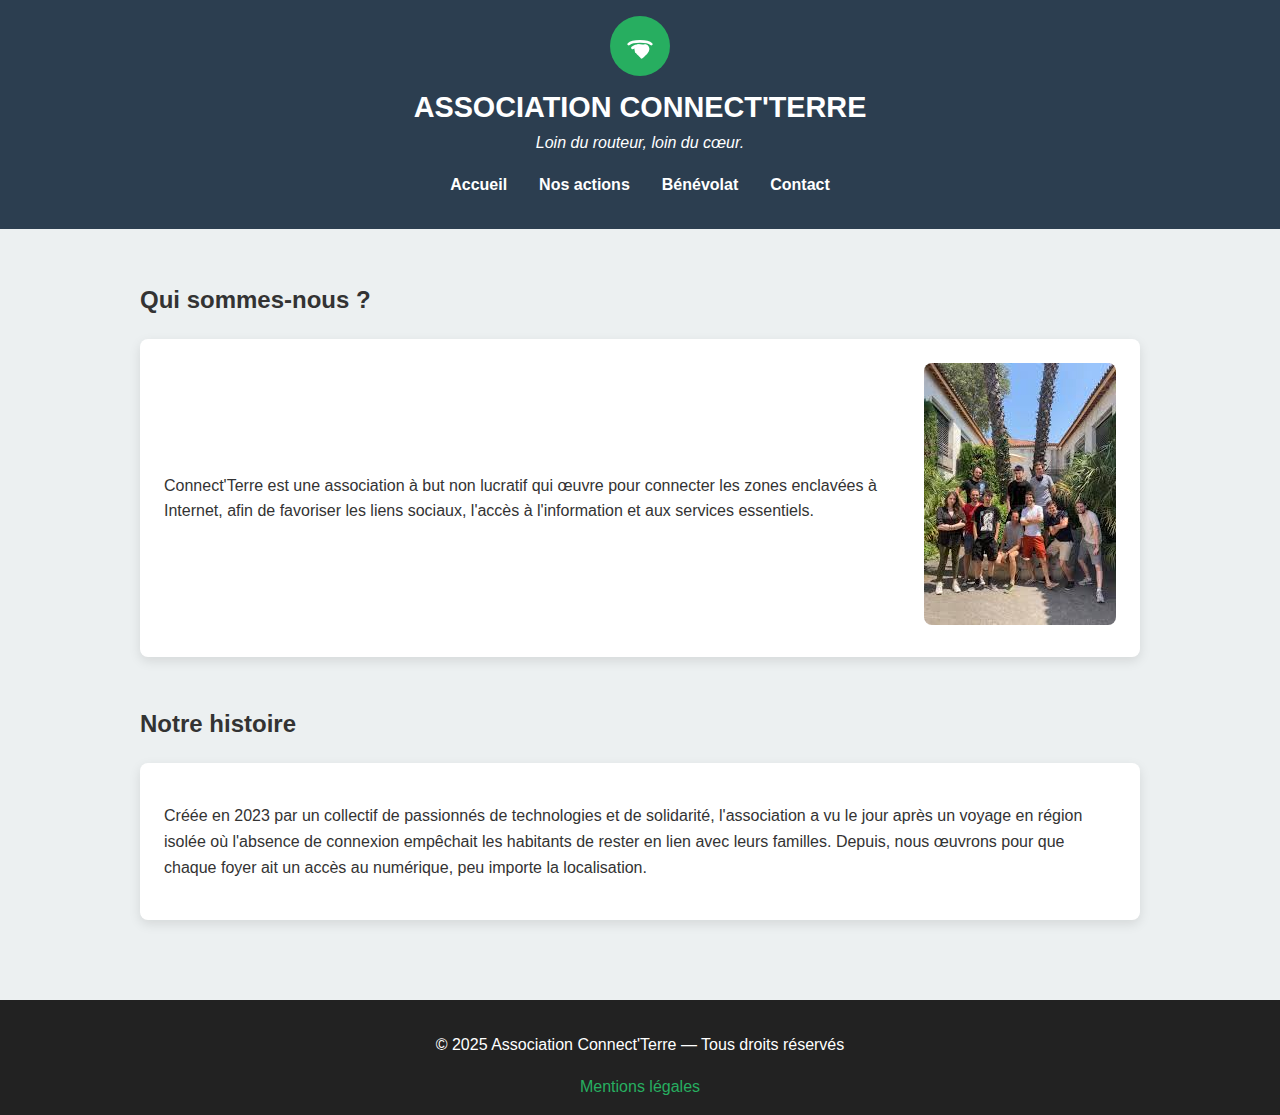
<file: index.html>
<!DOCTYPE html>
<html lang="fr">
<head>
  <meta charset="UTF-8">
  <meta name="viewport" content="width=device-width, initial-scale=1.0">
  <title>Connect'Terre - Accueil</title>
  <link rel="stylesheet" href="style.css">
</head>
<body>
  <header>
    <div class="logo">
      <img src="images/logo.svg" alt="Logo Connect'Terre">
      <h1>ASSOCIATION CONNECT'TERRE</h1>
      <p class="slogan">Loin du routeur, loin du cœur.</p>
    </div>
    <nav>
      <ul>
        <li><a href="index.html">Accueil</a></li>
        <li><a href="actions.html">Nos actions</a></li>
        <li><a href="benevolat.html">Bénévolat</a></li>
        <li><a href="contact.html">Contact</a></li>
      </ul>
    </nav>
  </header>

  <main>
    <h2>Qui sommes-nous ?</h2>
    <section class="section-box">
      <div class="text">
        <p>Connect'Terre est une association à but non lucratif qui œuvre pour connecter les zones enclavées à Internet, afin de favoriser les liens sociaux, l'accès à l'information et aux services essentiels.</p>
      </div>
      <div class="img">
        <img src="images/StudioSandfall.jpg" alt="Photo du studio Sandfall qui ont réalisé Clair Obscur aka un des meilleurs chefs d'oeuvres humains" width="1000px" height="500px">
      </div>
    </section>  
    <h2>Notre histoire</h2>
    <section class="section-box">
      <div class="text">
        <p>Créée en 2023 par un collectif de passionnés de technologies et de solidarité, l'association a vu le jour après un voyage en région isolée où l'absence de connexion empêchait les habitants de rester en lien avec leurs familles. Depuis, nous œuvrons pour que chaque foyer ait un accès au numérique, peu importe la localisation.</p>
      </div>
    </section>
  </main>

  <footer>
    <p>&copy; 2025 Association Connect'Terre — Tous droits réservés</p>
    <a href="mentions.html">Mentions légales</a>
  </footer>
</body>
</html>
</file>
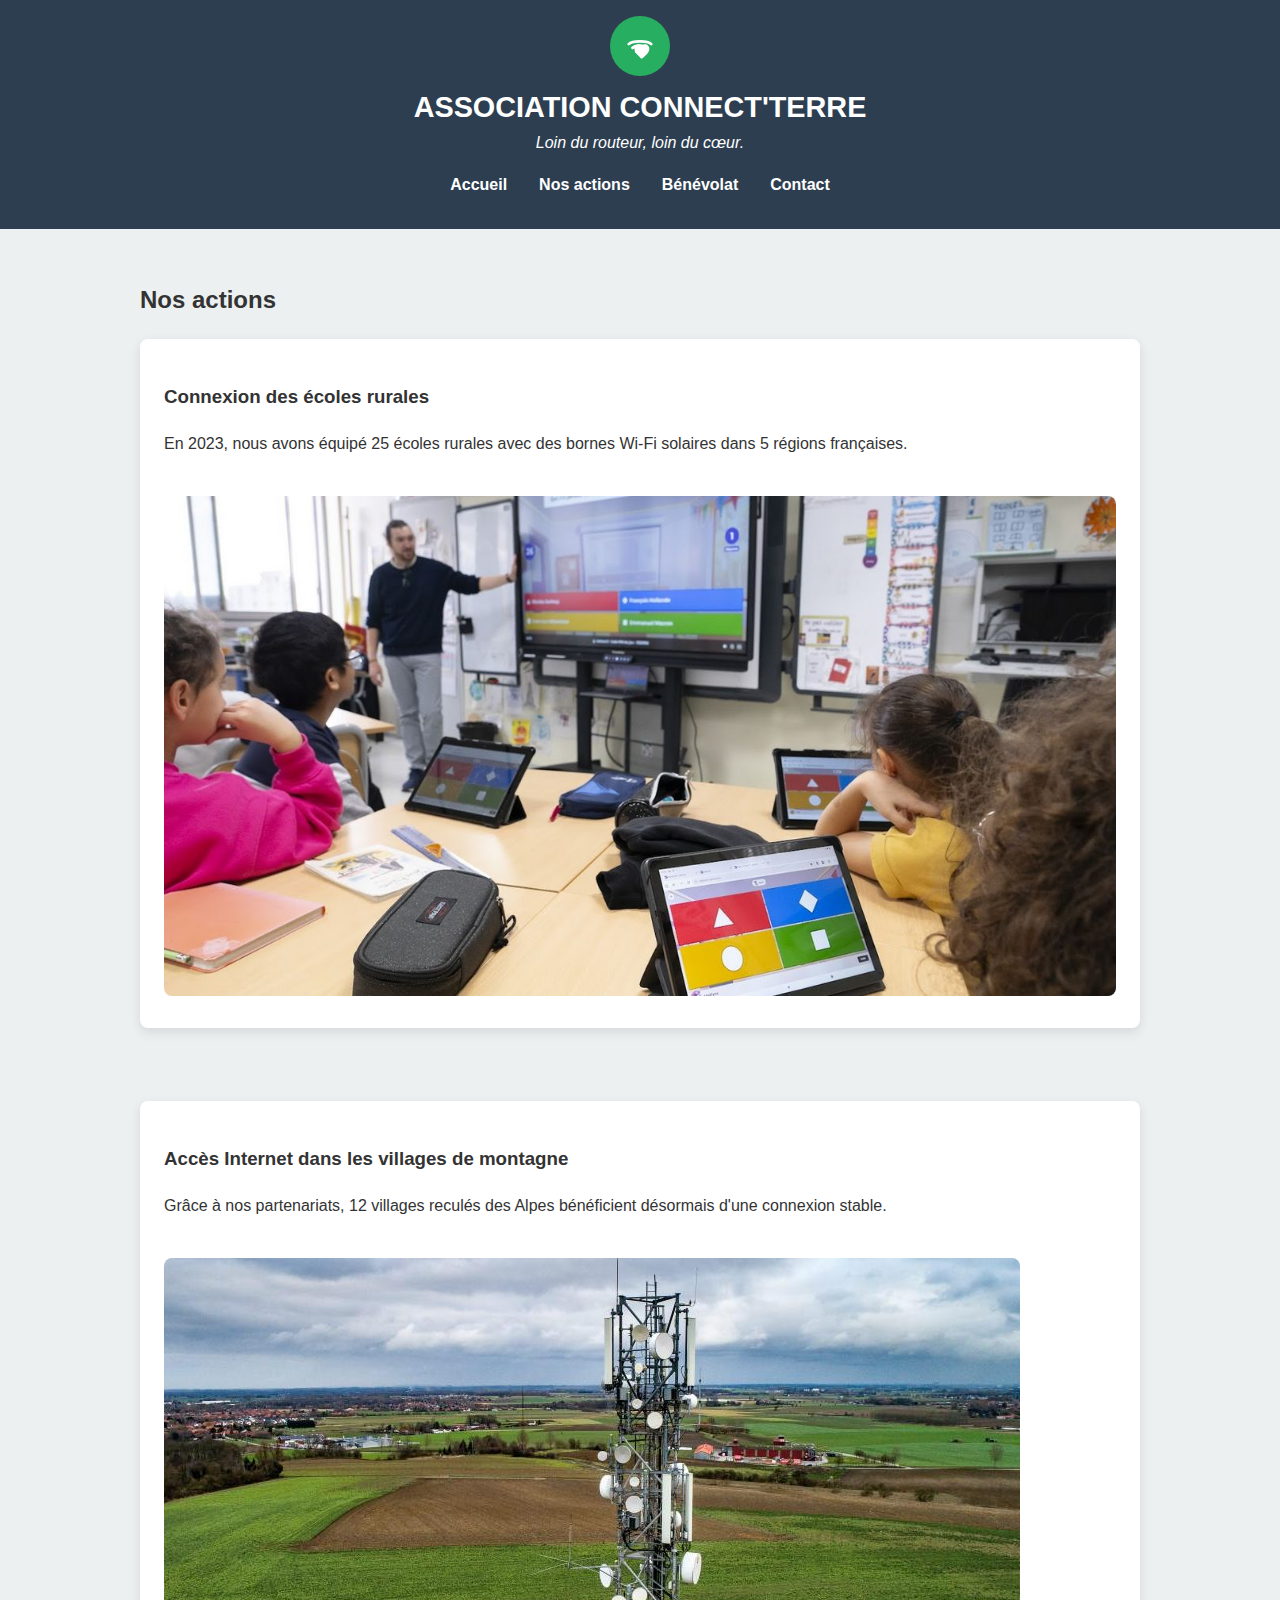
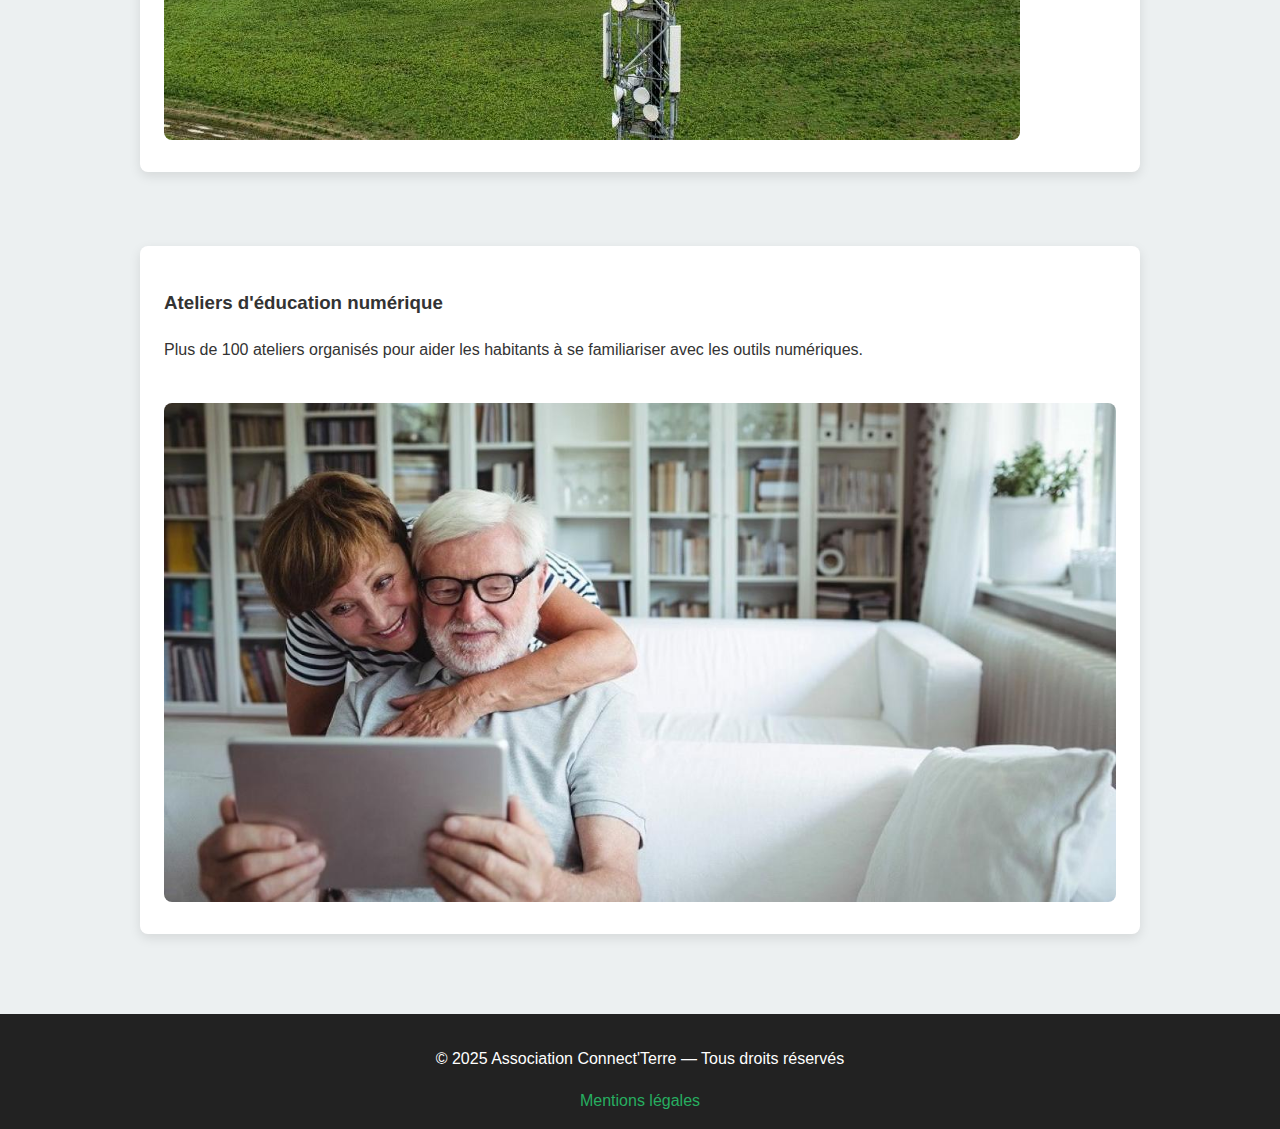
<file: actions.html>
<!DOCTYPE html>
<html lang="fr">
<head>
  <meta charset="UTF-8">
  <meta name="viewport" content="width=device-width, initial-scale=1.0">
  <title>Nos actions - Connect'Terre</title>
  <link rel="stylesheet" href="style.css">
</head>
<body>
  <header>
    <div class="logo">
      <img src="images/logo.svg" alt="Logo Connect'Terre">
      <h1>ASSOCIATION CONNECT'TERRE</h1>
      <p class="slogan">Loin du routeur, loin du cœur.</p>
    </div>
    <nav>
      <ul>
        <li><a href="index.html">Accueil</a></li>
        <li><a href="actions.html">Nos actions</a></li>
        <li><a href="benevolat.html">Bénévolat</a></li>
        <li><a href="contact.html">Contact</a></li>
      </ul>
    </nav>
  </header>

  <main>
    <h2>Nos actions</h2>
    <section class="section-box">
      <div class="text">
        <h3>Connexion des écoles rurales</h3>
        <p>En 2023, nous avons équipé 25 écoles rurales avec des bornes Wi-Fi solaires dans 5 régions françaises.</p>
      </div>
      <div class ="img">
        <img src="images/ecole-tablettes.jpg" alt="École équipée de tablettes solaires">
      </div>
    </section>
      <br>
    <section class="section-box">
      <div class="text">
        <h3>Accès Internet dans les villages de montagne</h3>
        <p>Grâce à nos partenariats, 12 villages reculés des Alpes bénéficient désormais d'une connexion stable.</p>
      </div>
      <div class="img">
        <img src="images/antenne-relai.jpg" alt="Antenne relais dans un village de montagne">
      </div>
    </section>
      <br>
    <section class="section-box">
      <div class="text">
        <h3>Ateliers d'éducation numérique</h3>
        <p>Plus de 100 ateliers organisés pour aider les habitants à se familiariser avec les outils numériques.</p>
      </div>
      <div class="img">
        <img src="images/seniors-et-ecrans.jpg" alt="Atelier numérique pour seniors">
      </div>
    </section>
  </main>

  <footer>
    <p>&copy; 2025 Association Connect'Terre — Tous droits réservés</p>
    <a href="mentions.html">Mentions légales</a>
  </footer>
</body>
</html>
</file>
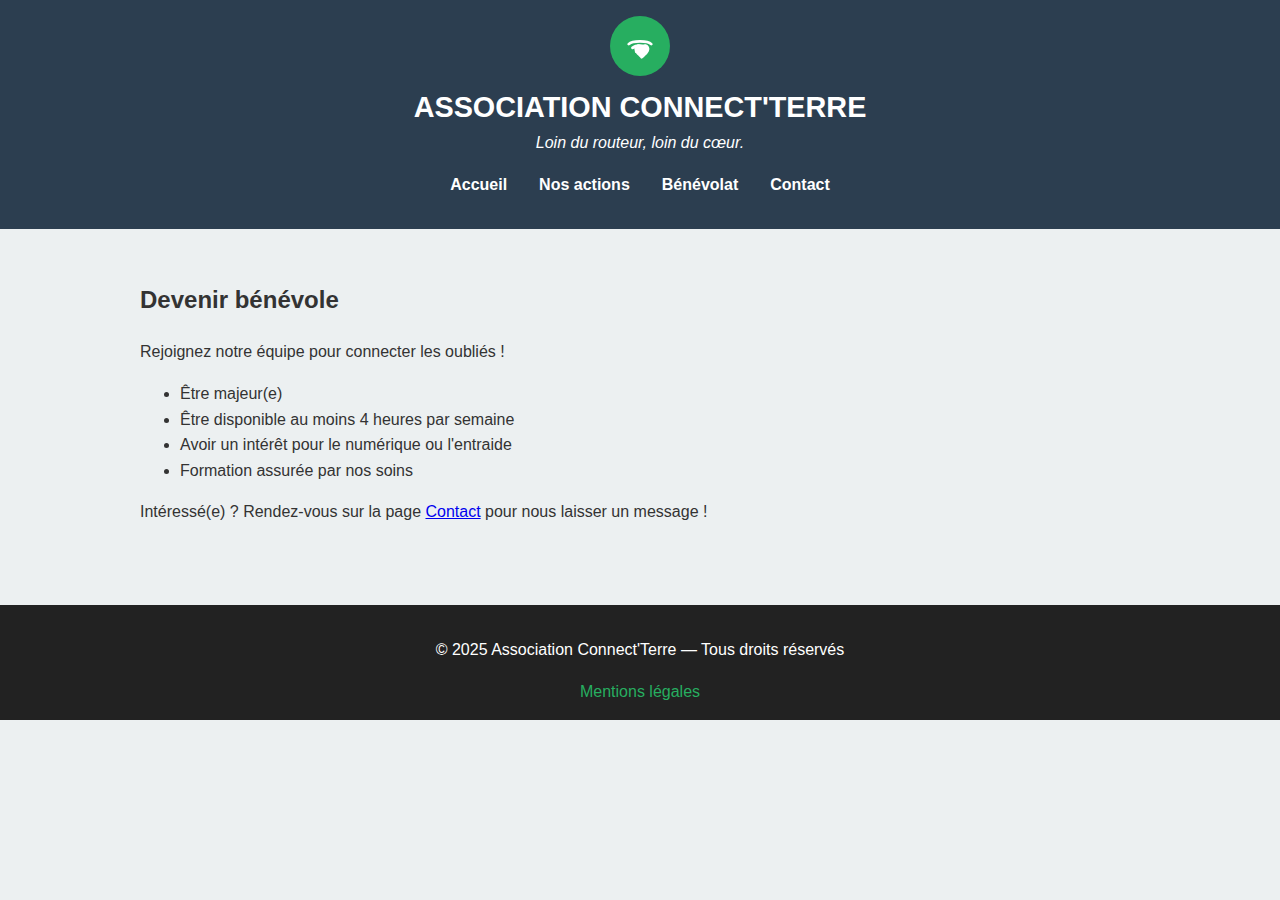
<file: benevolat.html>
<!DOCTYPE html>
<html lang="fr">
<head>
  <meta charset="UTF-8">
  <meta name="viewport" content="width=device-width, initial-scale=1.0">
  <title>Bénévolat - Connect'Terre</title>
  <link rel="stylesheet" href="style.css">
</head>
<body>
  <header>
    <div class="logo">
      <img src="images/logo.svg" alt="Logo Connect'Terre">
      <h1>ASSOCIATION CONNECT'TERRE</h1>
      <p class="slogan">Loin du routeur, loin du cœur.</p>
    </div>
    <nav>
      <ul>
        <li><a href="index.html">Accueil</a></li>
        <li><a href="actions.html">Nos actions</a></li>
        <li><a href="benevolat.html">Bénévolat</a></li>
        <li><a href="contact.html">Contact</a></li>
      </ul>
    </nav>
  </header>

  <main>
    <section id="benevolat">
      <h2>Devenir bénévole</h2>
      <p>Rejoignez notre équipe pour connecter les oubliés !</p>
      <ul>
        <li>Être majeur(e)</li>
        <li>Être disponible au moins 4 heures par semaine</li>
        <li>Avoir un intérêt pour le numérique ou l'entraide</li>
        <li>Formation assurée par nos soins</li>
      </ul>
      <p>Intéressé(e) ? Rendez-vous sur la page <a href="contact.html">Contact</a> pour nous laisser un message !</p>
    </section>
  </main>

  <footer>
    <p>&copy; 2025 Association Connect'Terre — Tous droits réservés</p>
    <a href="mentions.html">Mentions légales</a>
  </footer>
</body>
</html>
</file>
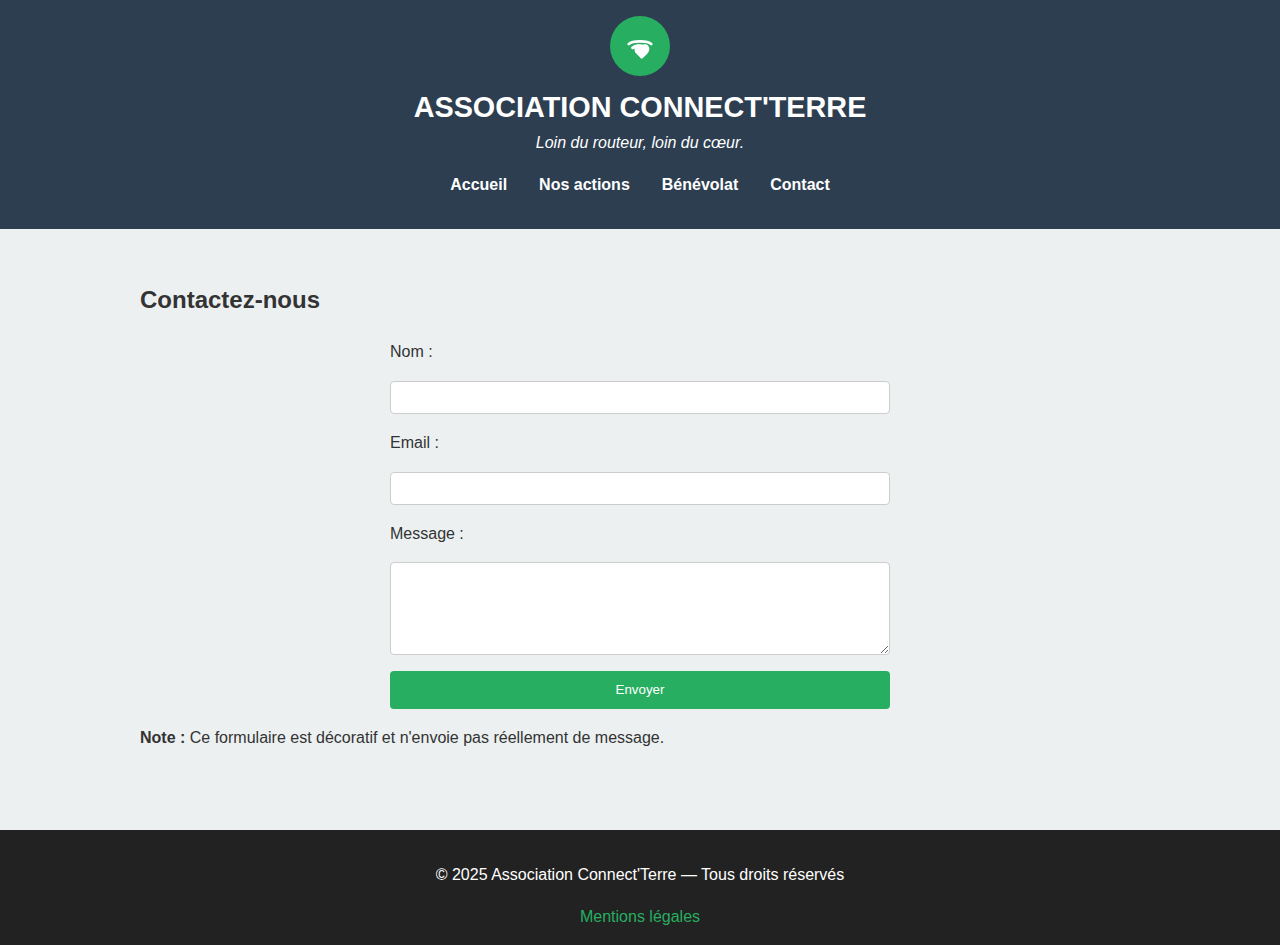
<file: contact.html>
<!DOCTYPE html>
<html lang="fr">
<head>
  <meta charset="UTF-8">
  <meta name="viewport" content="width=device-width, initial-scale=1.0">
  <title>Contact - Connect'Terre</title>
  <link rel="stylesheet" href="style.css">
</head>
<body>
  <header>
    <div class="logo">
      <img src="images/logo.svg" alt="Logo Connect'Terre">
      <h1>ASSOCIATION CONNECT'TERRE</h1>
      <p class="slogan">Loin du routeur, loin du cœur.</p>
    </div>
    <nav>
      <ul>
        <li><a href="index.html">Accueil</a></li>
        <li><a href="actions.html">Nos actions</a></li>
        <li><a href="benevolat.html">Bénévolat</a></li>
        <li><a href="contact.html">Contact</a></li>
      </ul>
    </nav>
  </header>

  <main>
    <section id="contact">
      <h2>Contactez-nous</h2>
      <form>
        <label for="name">Nom :</label>
        <input type="text" id="name" name="name" required>

        <label for="email">Email :</label>
        <input type="email" id="email" name="email" required>

        <label for="message">Message :</label>
        <textarea id="message" name="message" rows="5" required></textarea>

        <button type="submit">Envoyer</button>
      </form>
      <p><strong>Note :</strong> Ce formulaire est décoratif et n'envoie pas réellement de message.</p>
    </section>
  </main>

  <footer>
    <p>&copy; 2025 Association Connect'Terre — Tous droits réservés</p>
    <a href="mentions.html">Mentions légales</a>
  </footer>
</body>
</html>
</file>
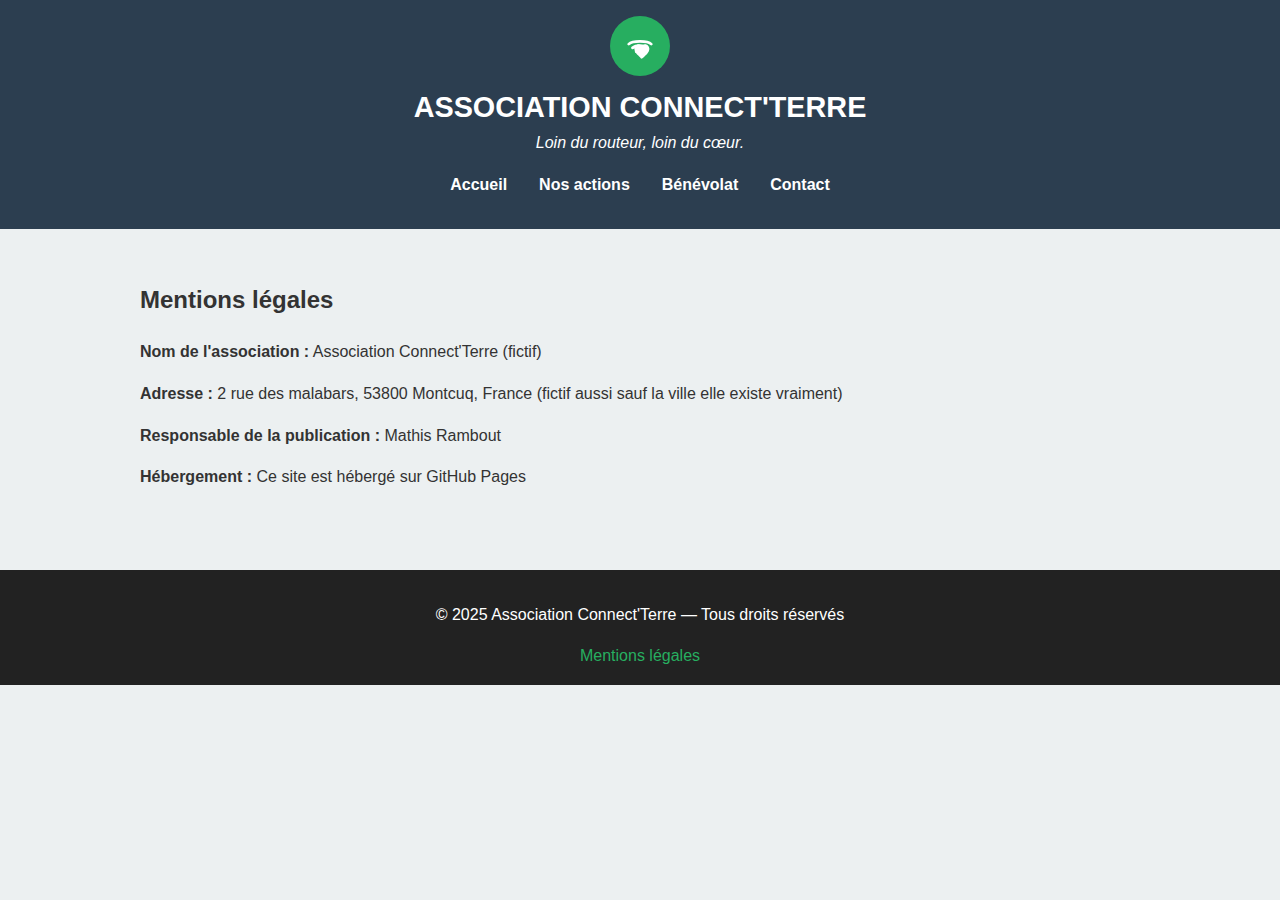
<file: mentions.html>
<!DOCTYPE html>
<html lang="fr">
<head>
  <meta charset="UTF-8">
  <meta name="viewport" content="width=device-width, initial-scale=1.0">
  <title>Mentions légales - Connect'Terre</title>
  <link rel="stylesheet" href="style.css">
</head>
<body>
  <header>
    <div class="logo">
      <img src="images/logo.svg" alt="Logo Connect'Terre">
      <h1>ASSOCIATION CONNECT'TERRE</h1>
      <p class="slogan">Loin du routeur, loin du cœur.</p>
    </div>
    <nav>
      <ul>
        <li><a href="index.html">Accueil</a></li>
        <li><a href="actions.html">Nos actions</a></li>
        <li><a href="benevolat.html">Bénévolat</a></li>
        <li><a href="contact.html">Contact</a></li>
      </ul>
    </nav>
  </header>

  <main>
    <section id="mentions">
      <h2>Mentions légales</h2>
      <p><strong>Nom de l'association :</strong> Association Connect'Terre (fictif)</p>
      <p><strong>Adresse :</strong> 2 rue des malabars, 53800 Montcuq, France (fictif aussi sauf la ville elle existe vraiment)</p>
      <p><strong>Responsable de la publication :</strong> Mathis Rambout</p>
      <p><strong>Hébergement :</strong> Ce site est hébergé sur GitHub Pages</p>
    </section>
  </main>

  <footer>
    <p>&copy; 2025 Association Connect'Terre — Tous droits réservés</p>
    <a href="mentions.html">Mentions légales</a>
  </footer>
</body>
</html>
</file>
<file: style.css>
/* fichier style CSS pour l'intégralité du site web Connect'Terre */
/* Variables */
:root {
  --main-color: #2c3e50;
  --accent-color: #27ae60;
  --light-color: #ecf0f1;
  --text-color: #333;
  --footer-bg: #222;
  --box-bg: white;
  --box-shadow: rgba(0, 0, 0, 0.1) 0px 4px 12px;
}

body {
  font-family: Arial, sans-serif;
  margin: 0;
  background: var(--light-color);
  color: var(--text-color);
  line-height: 1.6;
}

header {
  background: var(--main-color);
  color: white;
  padding: 1rem;
  text-align: center;
}

header .logo img {
  width: 60px;
  vertical-align: middle;
}

header h1 {
  margin: 0.5rem 0 0;
  font-size: 1.8rem;
}

.slogan {
  font-style: italic;
  margin: 0;
  font-size: 1rem;
}

nav ul {
  list-style: none;
  padding: 0;
  display: flex;
  justify-content: center;
  flex-wrap: wrap;
  margin-top: 1rem;
}

nav li {
  margin: 0 1rem;
}

nav a {
  text-decoration: none;
  color: white;
  font-weight: bold;
}

nav a:hover {
  text-decoration: underline;
}

main {
  padding: 2rem;
  max-width: 1000px;
  margin: auto;
}

section {
  margin-bottom: 3rem;
}

/* ==== Encadré des sections ==== */
.section-box {
  background: var(--box-bg);
  padding: 1.5rem;
  border-radius: 8px;
  box-shadow: var(--box-shadow);
  display: flex;
  flex-direction: row;
  gap: 1.5rem;
  align-items: center;
  flex-wrap: wrap;
}

.section-box img {
  border-radius: 8px;
  width: 100%;
  height: auto;
}

.section-box .text {
  flex: 1;
  min-width: 250px;
}

.section-box h2 {
  margin-top: 0;
}

footer {
  background: var(--footer-bg);
  color: white;
  text-align: center;
  padding: 1rem;
}

footer a {
  color: var(--accent-color);
  text-decoration: none;
}

form {
  display: flex;
  flex-direction: column;
  gap: 1rem;
  max-width: 500px;
  margin: auto;
}

input, textarea {
  padding: 0.5rem;
  border: 1px solid #ccc;
  border-radius: 4px;
}

button {
  background: var(--accent-color);
  color: white;
  border: none;
  padding: 0.7rem;
  cursor: pointer;
  border-radius: 4px;
}

button:hover {
  background: #219150;
}

/* Responsive */
@media (max-width: 768px) {
  .section-box {
    flex-direction: column;
    text-align: center;
  }

  .section-box img {
    max-width: 100%;
  }
}

@media (max-width: 600px) {
  nav ul {
    flex-direction: column;
  }

  header h1 {
    font-size: 1.3rem;
  }

  .slogan {
    font-size: 0.9rem;
  }
}
</file>
